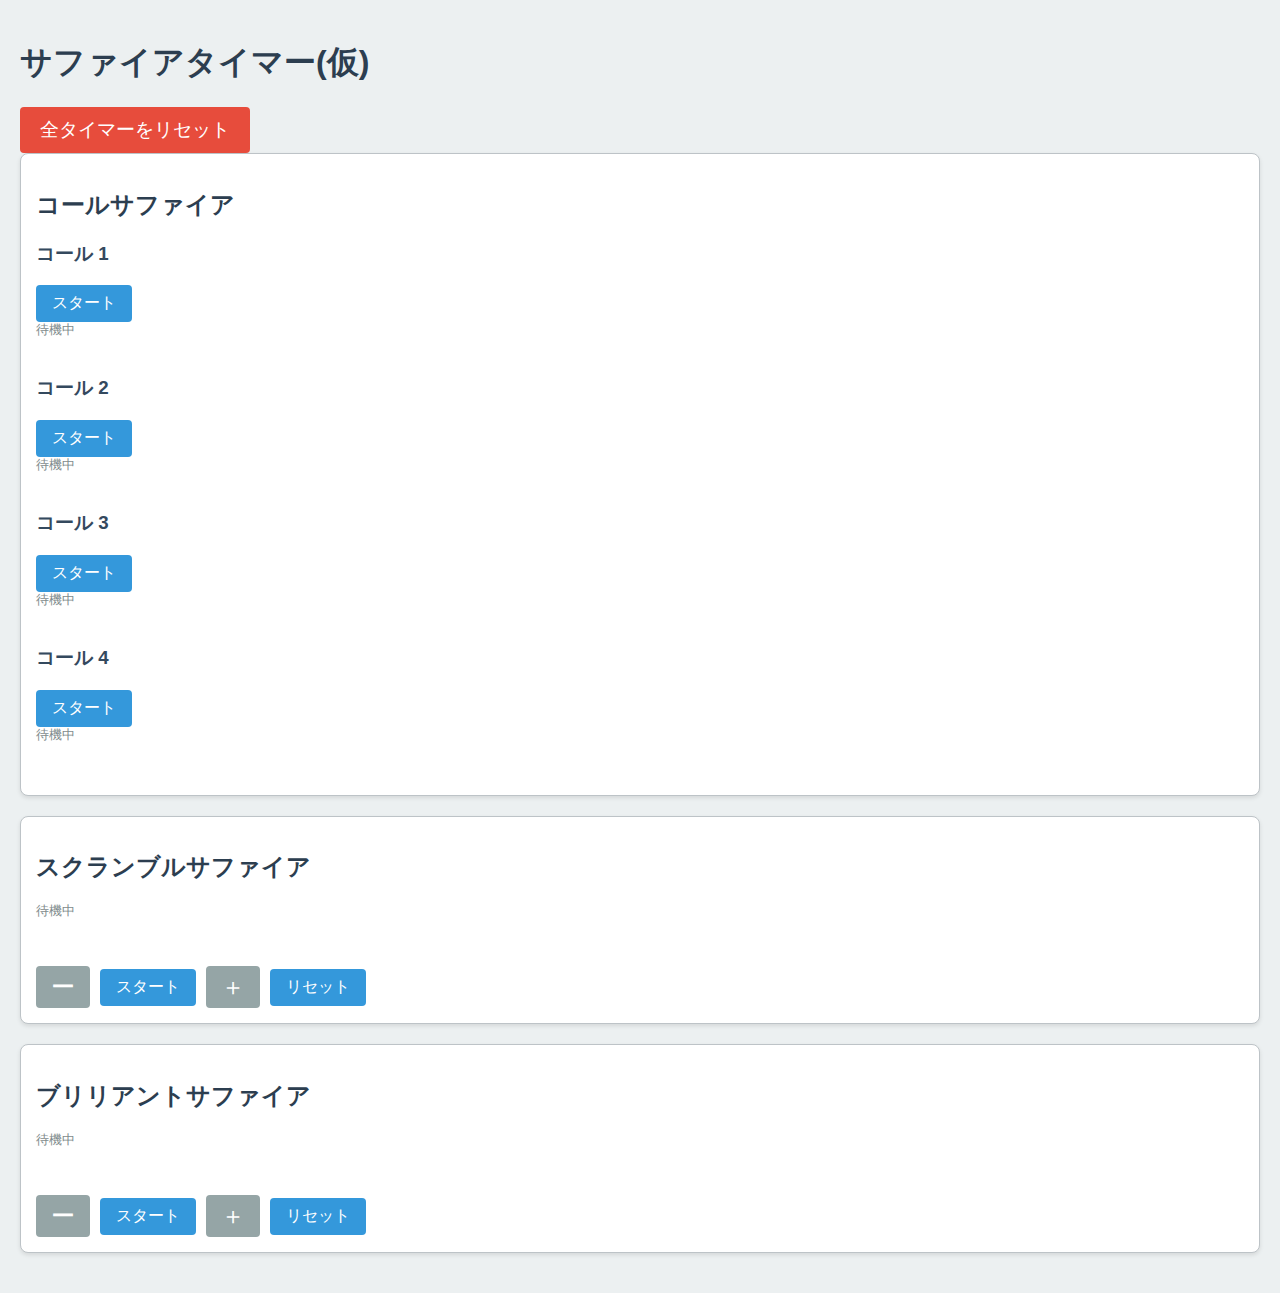
<file: index.html>
<!DOCTYPE html>
<html lang="ja">
<head>
    <meta charset="UTF-8">
    <meta name="viewport" content="width=device-width, initial-scale=1.0">
    <title>サファイアタイマー(仮)</title>
    <link rel="stylesheet" href="style.css"> </head>
<body>
    <h1>サファイアタイマー(仮)</h1>

    <div class="all-reset-container">
        <button class="all-reset-button" onclick="resetAllTimers()">全タイマーをリセット</button>
    </div>

    <div class="timer-section feature1-outer-section">
        <h2>コールサファイア</h2>

        <div class="feature1-item" id="timerSection1">
            <h3>コール 1</h3>
            <div class="timer-controls">
                <button onclick="startTimer1(1)">スタート</button>
            </div>
            <div class="current-status-group">
                <div class="current-status" id="status1"></div>
                <div class="next-beep-time" id="nextBeep1"></div>
            </div>
        </div>

        <div class="feature1-item" id="timerSection2">
            <h3>コール 2</h3>
            <div class="timer-controls">
                <button onclick="startTimer1(2)">スタート</button>
            </div>
            <div class="current-status-group">
                <div class="current-status" id="status2"></div>
                <div class="next-beep-time" id="nextBeep2"></div>
            </div>
        </div>

        <div class="feature1-item" id="timerSection3">
            <h3>コール 3</h3>
            <div class="timer-controls">
                <button onclick="startTimer1(3)">スタート</button>
            </div>
            <div class="current-status-group">
                <div class="current-status" id="status3"></div>
                <div class="next-beep-time" id="nextBeep3"></div>
            </div>
        </div>

        <div class="feature1-item" id="timerSection4">
            <h3>コール 4</h3>
            <div class="timer-controls">
                <button onclick="startTimer1(4)">スタート</button>
            </div>
            <div class="current-status-group">
                <div class="current-status" id="status4"></div>
                <div class="next-beep-time" id="nextBeep4"></div>
            </div>
        </div>
    </div> <div class="timer-section" id="timerSection6">
        <h2>スクランブルサファイア</h2>
        <div class="status-display-container">
            <div class="current-status" id="status6"></div>
            <div class="next-beep-time" id="nextBeep6"></div>
            <div class="adjustment-info" id="adjustmentInfo6"></div>
        </div>
        <div class="timer-controls">
            <button class="adjust-button" onclick="adjustTimer(6, -0.1)">ー</button>
            <button onclick="startTimer2(6)">スタート</button>
            <button class="adjust-button" onclick="adjustTimer(6, 0.1)">＋</button>
            <button class="reset" onclick="resetTimer(6)">リセット</button>
        </div>
    </div>

    <div class="timer-section" id="timerSection7">
        <h2>ブリリアントサファイア</h2>
        <div class="status-display-container">
            <div class="current-status" id="status7"></div>
            <div class="next-beep-time" id="nextBeep7"></div>
            <div class="adjustment-info" id="adjustmentInfo7"></div>
        </div>
        <div class="timer-controls">
            <button class="adjust-button" onclick="adjustTimer(7, -0.1)">ー</button>
            <button onclick="startTimer3(7)">スタート</button>
            <button class="adjust-button" onclick="adjustTimer(7, 0.1)">＋</button>
            <button class="reset" onclick="resetTimer(7)">リセット</button>
        </div>
    </div>

    <script>
        const timers = {
            1: { timeouts: [], intervals: [], startTime: null, nextBeepTimes: [], updateInterval: null, statusElement: null, nextBeepElement: null, sectionElement: null },
            2: { timeouts: [], intervals: [], startTime: null, nextBeepTimes: [], updateInterval: null, statusElement: null, nextBeepElement: null, sectionElement: null, adjustment: 0, adjustmentElement: null },
            3: { timeouts: [], intervals: [], startTime: null, nextBeepTimes: [], updateInterval: null, statusElement: null, nextBeepElement: null, sectionElement: null, adjustment: 0, adjustmentElement: null },
            4: { timeouts: [], intervals: [], startTime: null, nextBeepTimes: [], updateInterval: null, statusElement: null, nextBeepElement: null, sectionElement: null },
            6: { timeouts: [], intervals: [], startTime: null, nextBeepTimes: [], updateInterval: null, statusElement: null, nextBeepElement: null, sectionElement: null, adjustment: 0, adjustmentElement: null },
            7: { timeouts: [], intervals: [], startTime: null, nextBeepTimes: [], updateInterval: null, statusElement: null, nextBeepElement: null, sectionElement: null, adjustment: 0, adjustmentElement: null }
        };

        const ALL_TIMER_IDS = [1, 2, 3, 4, 6, 7];

        // 警告音を調整 (周波数を高く、短く)
        function playBeep() {
            try {
                const audioContext = new (window.AudioContext || window.webkitAudioContext)();
                const oscillator = audioContext.createOscillator();
                const gainNode = audioContext.createGain();

                oscillator.type = 'sine'; // 正弦波
                oscillator.frequency.setValueAtTime(880, audioContext.currentTime); // 周波数を880Hz (A5の音) に変更
                gainNode.gain.setValueAtTime(0.5, audioContext.currentTime); // 音量

                oscillator.connect(gainNode);
                gainNode.connect(audioContext.destination);

                oscillator.start(audioContext.currentTime);
                oscillator.stop(audioContext.currentTime + 0.08); // 0.08秒再生に短縮
            } catch (e) {
                console.error("音声の再生に失敗しました:", e);
            }
        }

        function resetTimer(timerId) {
            const timer = timers[timerId];
            if (!timer) return;

            timer.timeouts.forEach(timeoutId => clearTimeout(timeoutId));
            timer.intervals.forEach(intervalId => clearInterval(intervalId));
            if (timer.updateInterval) {
                clearInterval(timer.updateInterval);
            }

            timer.timeouts = [];
            timer.intervals = [];
            timer.startTime = null;
            timer.nextBeepTimes = [];
            timer.updateInterval = null;
            // adjustmentはリセットしない (累積させる)
            // if (timerId === 6 || timerId === 7) {
            //     timer.adjustment = 0; // 必要に応じてリセット
            // }

            updateStatus(timer.statusElement, '待機中', '#7f8c8d');
            updateNextBeepTime(timer.nextBeepElement, '', timerId);
            if (timer.adjustmentElement) {
                updateAdjustmentInfo(timer.adjustmentElement, timer.adjustment);
            }
            console.log(`機能${timerId}のタイマーがリセットされました。`);
        }

        function resetAllTimers() {
            ALL_TIMER_IDS.forEach(id => {
                const timer = timers[id];
                // 機能2と3のadjustmentはリセットしない
                if (id !== 6 && id !== 7) {
                     resetTimer(id);
                } else {
                     // 機能2と3は個別にリセット。adjustmentはそのまま
                     timer.timeouts.forEach(timeoutId => clearTimeout(timeoutId));
                     timer.intervals.forEach(intervalId => clearInterval(intervalId));
                     if (timer.updateInterval) {
                         clearInterval(timer.updateInterval);
                     }
                     timer.timeouts = [];
                     timer.intervals = [];
                     timer.startTime = null;
                     timer.nextBeepTimes = [];
                     timer.updateInterval = null;
                     updateStatus(timer.statusElement, '待機中', '#7f8c8d');
                     updateNextBeepTime(timer.nextBeepElement, '', id);
                     updateAdjustmentInfo(timer.adjustmentElement, timer.adjustment); // 調整値を再表示
                }
            });
            console.log('すべてのタイマーがリセットされました。');
        }

        function updateStatus(statusElement, message, color = '#3498db') {
            if (statusElement) {
                statusElement.textContent = message;
                statusElement.style.color = color;
            }
        }

        function updateNextBeepTime(element, nextBeepTimestamp, timerId) {
            if (!element) return;

            if (nextBeepTimestamp === '') {
                element.textContent = '';
                return;
            }

            const now = Date.now();
            let displayTime = '';
            let targetBeepTime = null;

            const allFutureBeeps = timers[timerId].nextBeepTimes.filter(t => t > now).sort((a,b) => a - b);

            if (timerId >= 1 && timerId <= 4) { // 機能1
                if (allFutureBeeps.length >= 2) {
                    targetBeepTime = allFutureBeeps[1];
                } else if (allFutureBeeps.length === 1) {
                    targetBeepTime = allFutureBeeps[0];
                }
            } else if (timerId === 6 || timerId === 7) { // 機能2, 3
                // adjustmentを考慮した110秒の基準点
                const initial110Beep = timers[timerId].startTime + (110 * 1000) + (timers[timerId].adjustment * 1000);

                if (now < initial110Beep && timers[timerId].startTime !== null) {
                    targetBeepTime = initial110Beep;
                } else {
                    if (allFutureBeeps.length >= 2) {
                        targetBeepTime = allFutureBeeps[1];
                    } else if (allFutureBeeps.length === 1) {
                        targetBeepTime = allFutureBeeps[0];
                    }
                }
            }

            if (targetBeepTime) {
                const remainingMs = targetBeepTime - now;
                const totalSeconds = Math.ceil(remainingMs / 1000);
                const minutes = Math.floor(totalSeconds / 60);
                const seconds = totalSeconds % 60;

                const formattedMinutes = String(minutes).padStart(2, '0');
                const formattedSeconds = String(seconds).padStart(2, '0');
                displayTime = `${formattedMinutes}:${formattedSeconds}`;

                if (remainingMs <= 0) {
                    displayTime = '00:00';
                    element.style.color = '#000000';
                } else {
                    element.style.color = '#000000';
                }
            } else {
                displayTime = '';
            }
            element.textContent = displayTime;
        }

        // 誤差調整表示を更新
        function updateAdjustmentInfo(element, value) {
            if (element) {
                if (value === 0) {
                    element.textContent = '';
                } else {
                    element.textContent = `誤差調整: ${value.toFixed(1)}s`;
                    element.style.color = (value > 0) ? '#e74c3c' : '#2ecc71'; // 赤または緑
                }
            }
        }

        // 誤差調整関数
        function adjustTimer(timerId, amount) {
            const timer = timers[timerId];
            if (!timer || (timerId !== 6 && timerId !== 7)) return;

            timer.adjustment = parseFloat((timer.adjustment + amount).toFixed(1)); // 0.1秒単位で調整、小数点以下1桁に丸める
            updateAdjustmentInfo(timer.adjustmentElement, timer.adjustment);
            console.log(`機能${timerId}の誤差調整: ${timer.adjustment.toFixed(1)}s`);

            // タイマーが実行中の場合、現在時刻を補正して再スケジュール
            if (timer.startTime !== null) {
                // 現在の進行中のタイムアウトとインターバルをクリア
                timer.timeouts.forEach(timeoutId => clearTimeout(timeoutId));
                timer.intervals.forEach(intervalId => clearInterval(intervalId));
                timer.timeouts = [];
                timer.intervals = [];

                // 現在の経過時間を計算 (調整前の基準で)
                const elapsedSinceOriginalStart = Date.now() - timer.startTime;

                if (timerId === 6) { // 機能2
                    const initialDuration = 110; // 初回完了までの基本時間（110秒）
                    const cycleDuration = 15; // 1サイクルごとの基本時間（15秒）
                    const beep1Offset = 10; // サイクル内の1つ目の音のオフセット
                    const beep2Offset = 15; // サイクル内の2つ目の音のオフセット

                    // 110秒到達前の調整
                    if (elapsedSinceOriginalStart < (initialDuration * 1000)) {
                        // 105秒の音のスケジュール
                        const target105ms = (105 * 1000) + (timer.adjustment * 1000);
                        const remainingTo105 = target105ms - elapsedSinceOriginalStart;
                        if (remainingTo105 > 0) {
                            timer.timeouts.push(setTimeout(() => {
                                playBeep();
                                updateStatus(timer.statusElement, '105秒経過！');
                                setTimeout(() => { updateStatus(timer.statusElement, ''); }, 1000);
                                console.log(`機能${timerId}: 105秒後に音が鳴りました。`);
                                timer.nextBeepTimes = timer.nextBeepTimes.filter(t => t > Date.now());
                            }, remainingTo105));
                        }

                        // 110秒の音のスケジュールとサイクル開始
                        const target110ms = (initialDuration * 1000) + (timer.adjustment * 1000);
                        const remainingTo110 = target110ms - elapsedSinceOriginalStart;
                        if (remainingTo110 > 0) {
                            timer.timeouts.push(setTimeout(() => {
                                playBeep();
                                updateStatus(timer.statusElement, '110秒経過！繰り返し開始。', '#3498db');
                                setTimeout(() => { updateStatus(timer.statusElement, ''); }, 1000);
                                console.log(`機能${timerId}: 110秒後に音が鳴りました。初回完了。`);
                                timer.nextBeepTimes = []; // 初回音は鳴り終わるのでクリア

                                // 最初のサイクル音をスケジュール
                                scheduleCycleBeeps(timerId, cycleDuration, beep1Offset, beep2Offset, timer.adjustment);

                                // 繰り返しインターバルを設定
                                const intervalId = setInterval(() => {
                                    scheduleCycleBeeps(timerId, cycleDuration, beep1Offset, beep2Offset, timer.adjustment);
                                }, (cycleDuration * 1000) + (timer.adjustment * 1000)); // インターバルも調整
                                timer.intervals.push(intervalId);
                            }, remainingTo110));
                        }

                        // nextBeepTimesも更新
                        timer.nextBeepTimes = [];
                        if (remainingTo105 > 0) timer.nextBeepTimes.push(Date.now() + remainingTo105);
                        if (remainingTo110 > 0) timer.nextBeepTimes.push(Date.now() + remainingTo110);
                        timer.nextBeepTimes.sort((a,b) => a - b);

                    } else {
                        // 110秒到達後の調整 (サイクル中の調整)
                        // 110秒経過時点からの相対時間
                        const elapsedSince110 = elapsedSinceOriginalStart - (initialDuration * 1000);
                        // 現在の調整値を考慮したサイクル時間
                        const adjustedCycleDurationMs = (cycleDuration * 1000) + (timer.adjustment * 1000);
                        // 現在のサイクル内の経過時間
                        const currentCycleElapsed = elapsedSince110 % adjustedCycleDurationMs;

                        // サイクル内の音のタイミングを調整値で補正
                        const adjustedBeep1OffsetMs = (beep1Offset * 1000) + (timer.adjustment * 1000);
                        const adjustedBeep2OffsetMs = (beep2Offset * 1000) + (timer.adjustment * 1000);

                        let nextBeepOffsetMs;
                        if (currentCycleElapsed < adjustedBeep1OffsetMs) {
                            // 1つ目の音がまだ鳴っていない場合
                            nextBeepOffsetMs = adjustedBeep1OffsetMs - currentCycleElapsed;
                        } else if (currentCycleElapsed < adjustedBeep2OffsetMs) {
                            // 2つ目の音がまだ鳴っていない場合
                            nextBeepOffsetMs = adjustedBeep2OffsetMs - currentCycleElapsed;
                        } else {
                            // 両方の音が鳴り終わっている場合、次のサイクルの1つ目の音まで
                            nextBeepOffsetMs = (adjustedCycleDurationMs - currentCycleElapsed) + adjustedBeep1OffsetMs;
                        }

                        // スケジュールを再設定
                        const scheduleFromNow = (offset, callback) => {
                            if (offset > 0) {
                                timer.timeouts.push(setTimeout(callback, offset));
                            } else {
                                // すでに過ぎている場合は即座に実行または次のサイクルに持ち越し
                                // ここでは単純化のため、過ぎていれば次のサイクルの対応する音の時間を計算
                            }
                        };

                        timer.nextBeepTimes = [];
                        const now = Date.now();

                        // 1つ目の音のスケジュール
                        const beep1AbsTime = now + nextBeepOffsetMs;
                        scheduleFromNow(nextBeepOffsetMs, () => {
                            playBeep();
                            updateStatus(timer.statusElement, `音1鳴動 (サイクルから${beep1Offset}秒)`);
                            setTimeout(() => { updateStatus(timer.statusElement, ''); }, 1000);
                            console.log(`機能${timerId}: サイクルから${beep1Offset}秒後に音が鳴りました。`);
                            timer.nextBeepTimes = timer.nextBeepTimes.filter(t => t > Date.now());
                        });
                        timer.nextBeepTimes.push(beep1AbsTime);


                        // 2つ目の音のスケジュール (1つ目の音がまだ鳴っていなければ)
                        if (currentCycleElapsed < adjustedBeep1OffsetMs) {
                            const beep2OffsetFromNow = nextBeepOffsetMs + (adjustedBeep2OffsetMs - adjustedBeep1OffsetMs);
                             const beep2AbsTime = now + beep2OffsetFromNow;
                             scheduleFromNow(beep2OffsetFromNow, () => {
                                playBeep();
                                updateStatus(timer.statusElement, `音2鳴動 (サイクルから${beep2Offset}秒)`);
                                setTimeout(() => { updateStatus(timer.statusElement, ''); }, 1000);
                                console.log(`機能${timerId}: サイクルから${beep2Offset}秒後に音が鳴りました。`);
                                timer.nextBeepTimes = timer.nextBeepTimes.filter(t => t > Date.now());
                            });
                            timer.nextBeepTimes.push(beep2AbsTime);
                        } else if (currentCycleElapsed < adjustedBeep2OffsetMs) {
                             // 1つ目の音は鳴ったが2つ目はまだの場合
                             const beep2OffsetFromNow = adjustedBeep2OffsetMs - currentCycleElapsed;
                             const beep2AbsTime = now + beep2OffsetFromNow;
                             scheduleFromNow(beep2OffsetFromNow, () => {
                                playBeep();
                                updateStatus(timer.statusElement, `音2鳴動 (サイクルから${beep2Offset}秒)`);
                                setTimeout(() => { updateStatus(timer.statusElement, ''); }, 1000);
                                console.log(`機能${timerId}: サイクルから${beep2Offset}秒後に音が鳴りました。`);
                                timer.nextBeepTimes = timer.nextBeepTimes.filter(t => t > Date.now());
                            });
                            timer.nextBeepTimes.push(beep2AbsTime);
                        } else {
                            // 両方鳴り終わっている場合は次のサイクルの2つ目の音もスケジュール
                            const beep2OffsetFromNextCycleStart = nextBeepOffsetMs + (adjustedBeep2OffsetMs - adjustedBeep1OffsetMs);
                            const beep2AbsTime = now + beep2OffsetFromNextCycleStart;
                            timer.nextBeepTimes.push(beep2AbsTime);
                        }

                        timer.nextBeepTimes.sort((a,b) => a - b);

                        // メインのインターバルを再設定
                        if (timer.updateInterval) clearInterval(timer.updateInterval);
                        timer.updateInterval = setInterval(() => {
                            updateNextBeepTime(timer.nextBeepElement, '', timerId); // 次の音の表示を更新
                        }, 1000);

                        // サイクルを再開
                        const intervalId = setInterval(() => {
                            scheduleCycleBeeps(timerId, cycleDuration, beep1Offset, beep2Offset, timer.adjustment);
                        }, adjustedCycleDurationMs);
                        timer.intervals.push(intervalId);
                    }

                } else if (timerId === 7) { // 機能3
                    const initialDuration = 110;
                    const cycleDuration = 12.6;
                    const beep1Offset = 7.6;
                    const beep2Offset = 12.6;

                    // 110秒到達前の調整
                    if (elapsedSinceOriginalStart < (initialDuration * 1000)) {
                        const target105ms = (105 * 1000) + (timer.adjustment * 1000);
                        const remainingTo105 = target105ms - elapsedSinceOriginalStart;
                        if (remainingTo105 > 0) {
                            timer.timeouts.push(setTimeout(() => {
                                playBeep();
                                updateStatus(timer.statusElement, '105秒経過！');
                                setTimeout(() => { updateStatus(timer.statusElement, ''); }, 1000);
                                console.log(`機能${timerId}: 105秒後に音が鳴りました。`);
                                timer.nextBeepTimes = timer.nextBeepTimes.filter(t => t > Date.now());
                            }, remainingTo105));
                        }

                        const target110ms = (initialDuration * 1000) + (timer.adjustment * 1000);
                        const remainingTo110 = target110ms - elapsedSinceOriginalStart;
                        if (remainingTo110 > 0) {
                            timer.timeouts.push(setTimeout(() => {
                                playBeep();
                                updateStatus(timer.statusElement, '110秒経過！繰り返し開始。', '#3498db');
                                setTimeout(() => { updateStatus(timer.statusElement, ''); }, 1000);
                                console.log(`機能${timerId}: 110秒後に音が鳴りました。初回完了。`);
                                timer.nextBeepTimes = [];

                                scheduleCycleBeeps(timerId, cycleDuration, beep1Offset, beep2Offset, timer.adjustment);

                                const intervalId = setInterval(() => {
                                    scheduleCycleBeeps(timerId, cycleDuration, beep1Offset, beep2Offset, timer.adjustment);
                                }, (cycleDuration * 1000) + (timer.adjustment * 1000));
                                timer.intervals.push(intervalId);
                            }, remainingTo110));
                        }

                        timer.nextBeepTimes = [];
                        if (remainingTo105 > 0) timer.nextBeepTimes.push(Date.now() + remainingTo105);
                        if (remainingTo110 > 0) timer.nextBeepTimes.push(Date.now() + remainingTo110);
                        timer.nextBeepTimes.sort((a,b) => a - b);

                    } else {
                        // 110秒到達後の調整 (サイクル中の調整)
                        const elapsedSince110 = elapsedSinceOriginalStart - (initialDuration * 1000);
                        const adjustedCycleDurationMs = (cycleDuration * 1000) + (timer.adjustment * 1000);
                        const currentCycleElapsed = elapsedSince110 % adjustedCycleDurationMs;

                        const adjustedBeep1OffsetMs = (beep1Offset * 1000) + (timer.adjustment * 1000);
                        const adjustedBeep2OffsetMs = (beep2Offset * 1000) + (timer.adjustment * 1000);

                        let nextBeepOffsetMs;
                        if (currentCycleElapsed < adjustedBeep1OffsetMs) {
                            nextBeepOffsetMs = adjustedBeep1OffsetMs - currentCycleElapsed;
                        } else if (currentCycleElapsed < adjustedBeep2OffsetMs) {
                            nextBeepOffsetMs = adjustedBeep2OffsetMs - currentCycleElapsed;
                        } else {
                            nextBeepOffsetMs = (adjustedCycleDurationMs - currentCycleElapsed) + adjustedBeep1OffsetMs;
                        }

                        const scheduleFromNow = (offset, callback) => {
                            if (offset > 0) {
                                timer.timeouts.push(setTimeout(callback, offset));
                            }
                        };

                        timer.nextBeepTimes = [];
                        const now = Date.now();

                        const beep1AbsTime = now + nextBeepOffsetMs;
                        scheduleFromNow(nextBeepOffsetMs, () => {
                            playBeep();
                            updateStatus(timer.statusElement, `音1鳴動 (サイクルから${beep1Offset}秒)`);
                            setTimeout(() => { updateStatus(timer.statusElement, ''); }, 1000);
                            console.log(`機能${timerId}: サイクルから${beep1Offset}秒後に音が鳴りました。`);
                            timer.nextBeepTimes = timer.nextBeepTimes.filter(t => t > Date.now());
                        });
                        timer.nextBeepTimes.push(beep1AbsTime);

                        if (currentCycleElapsed < adjustedBeep1OffsetMs) {
                            const beep2OffsetFromNow = nextBeepOffsetMs + (adjustedBeep2OffsetMs - adjustedBeep1OffsetMs);
                             const beep2AbsTime = now + beep2OffsetFromNow;
                             scheduleFromNow(beep2OffsetFromNow, () => {
                                playBeep();
                                updateStatus(timer.statusElement, `音2鳴動 (サイクルから${beep2Offset}秒)`);
                                setTimeout(() => { updateStatus(timer.statusElement, ''); }, 1000);
                                console.log(`機能${timerId}: サイクルから${beep2Offset}秒後に音が鳴りました。`);
                                timer.nextBeepTimes = timer.nextBeepTimes.filter(t => t > Date.now());
                            });
                            timer.nextBeepTimes.push(beep2AbsTime);
                        } else if (currentCycleElapsed < adjustedBeep2OffsetMs) {
                             const beep2OffsetFromNow = adjustedBeep2OffsetMs - currentCycleElapsed;
                             const beep2AbsTime = now + beep2OffsetFromNow;
                             scheduleFromNow(beep2OffsetFromNow, () => {
                                playBeep();
                                updateStatus(timer.statusElement, `音2鳴動 (サイクルから${beep2Offset}秒)`);
                                setTimeout(() => { updateStatus(timer.statusElement, ''); }, 1000);
                                console.log(`機能${timerId}: サイクルから${beep2Offset}秒後に音が鳴りました。`);
                                timer.nextBeepTimes = timer.nextBeepTimes.filter(t => t > Date.now());
                            });
                            timer.nextBeepTimes.push(beep2AbsTime);
                        } else {
                            const beep2OffsetFromNextCycleStart = nextBeepOffsetMs + (adjustedBeep2OffsetMs - adjustedBeep1OffsetMs);
                            const beep2AbsTime = now + beep2OffsetFromNextCycleStart;
                            timer.nextBeepTimes.push(beep2AbsTime);
                        }
                        timer.nextBeepTimes.sort((a,b) => a - b);


                        if (timer.updateInterval) clearInterval(timer.updateInterval);
                        timer.updateInterval = setInterval(() => {
                            updateNextBeepTime(timer.nextBeepElement, '', timerId);
                        }, 1000);

                        const intervalId = setInterval(() => {
                            scheduleCycleBeeps(timerId, cycleDuration, beep1Offset, beep2Offset, timer.adjustment);
                        }, adjustedCycleDurationMs);
                        timer.intervals.push(intervalId);
                    }
                }
            }
        }


        function startTimer1(timerId) {
            const timer = timers[timerId];
            timer.statusElement = document.getElementById(`status${timerId}`);
            timer.nextBeepElement = document.getElementById(`nextBeep${timerId}`);
            timer.sectionElement = document.getElementById(`timerSection${timerId}`);

            resetTimer(timerId);

            timer.startTime = Date.now();
            updateStatus(timer.statusElement, 'タイマーを開始しました。');
            setTimeout(() => { updateStatus(timer.statusElement, ''); }, 1000);

            const beep105Time = timer.startTime + (105 * 1000);
            const beep110Time = timer.startTime + (110 * 1000);
            timer.nextBeepTimes = [beep105Time, beep110Time].sort((a, b) => a - b);

            const timeout1 = setTimeout(() => {
                playBeep();
                updateStatus(timer.statusElement, '105秒経過！');
                setTimeout(() => { updateStatus(timer.statusElement, ''); }, 1000);
                console.log(`機能${timerId}: 105秒後に音が鳴りました。`);
                timer.nextBeepTimes = timer.nextBeepTimes.filter(t => t > Date.now());
            }, 105 * 1000);

            const timeout2 = setTimeout(() => {
                playBeep();
                updateStatus(timer.statusElement, '110秒経過！完了。', '#2ecc71');
                setTimeout(() => { updateStatus(timer.statusElement, ''); }, 1000);
                console.log(`機能${timerId}: 110秒後に音が鳴りました。`);
                timer.nextBeepTimes = timer.nextBeepTimes.filter(t => t > Date.now());
                if (timer.updateInterval) {
                     clearInterval(timer.updateInterval);
                     timer.updateInterval = null;
                }
            }, 110 * 1000);

            timer.timeouts.push(timeout1, timeout2);

            timer.updateInterval = setInterval(() => {
                const nextBeep = timer.nextBeepTimes.length > 0 ? timer.nextBeepTimes[0] : '';
                updateNextBeepTime(timer.nextBeepElement, nextBeep, timerId);
            }, 1000);
        }

        function scheduleCycleBeeps(timerId, cycleDuration, beep1Offset, beep2Offset, adjustment) {
            const timer = timers[timerId];
            const now = Date.now();
            const adjustedBeep1OffsetMs = (beep1Offset * 1000) + (adjustment * 1000);
            const adjustedBeep2OffsetMs = (beep2Offset * 1000) + (adjustment * 1000);

            const cycleBeep1Time = now + adjustedBeep1OffsetMs;
            const cycleBeep2Time = now + adjustedBeep2OffsetMs;

            timer.nextBeepTimes.push(cycleBeep1Time, cycleBeep2Time);
            timer.nextBeepTimes.sort((a, b) => a - b);

            const cycleTimeout1 = setTimeout(() => {
                playBeep();
                updateStatus(timer.statusElement, `音1鳴動 (サイクルから${beep1Offset}秒)`, '#f39c12');
                setTimeout(() => { updateStatus(timer.statusElement, ''); }, 1000);
                console.log(`機能${timerId}: サイクルから${beep1Offset}秒後に音が鳴りました。`);
                timer.nextBeepTimes = timer.nextBeepTimes.filter(t => t > Date.now());
            }, adjustedBeep1OffsetMs);

            const cycleTimeout2 = setTimeout(() => {
                playBeep();
                updateStatus(timer.statusElement, `音2鳴動 (サイクルから${beep2Offset}秒)`, '#f39c12');
                setTimeout(() => { updateStatus(timer.statusElement, ''); }, 1000);
                console.log(`機能${timerId}: サイクルから${beep2Offset}秒後に音が鳴りました。`);
                timer.nextBeepTimes = timer.nextBeepTimes.filter(t => t > Date.now());
            }, adjustedBeep2OffsetMs);
            timer.timeouts.push(cycleTimeout1, cycleTimeout2);
        }


        function startTimer2(timerId) {
            const timer = timers[timerId];
            timer.statusElement = document.getElementById(`status${timerId}`);
            timer.nextBeepElement = document.getElementById(`nextBeep${timerId}`);
            timer.sectionElement = document.getElementById(`timerSection${timerId}`);
            timer.adjustmentElement = document.getElementById(`adjustmentInfo${timerId}`);

            resetTimer(timerId); // これでadjustmentはリセットされない

            timer.startTime = Date.now();
            updateStatus(timer.statusElement, 'タイマーを開始しました。');
            setTimeout(() => { updateStatus(timer.statusElement, ''); }, 1000);

            // 初期タイマーのタイミングに調整値を適用
            const initialBeep105Time = timer.startTime + (105 * 1000) + (timer.adjustment * 1000);
            const initialBeep110Time = timer.startTime + (110 * 1000) + (timer.adjustment * 1000);
            timer.nextBeepTimes = [initialBeep105Time, initialBeep110Time].sort((a, b) => a - b);

            const initialTimeout1 = setTimeout(() => {
                playBeep();
                updateStatus(timer.statusElement, '105秒経過！', '#3498db');
                setTimeout(() => { updateStatus(timer.statusElement, ''); }, 1000);
                console.log(`機能${timerId}: 105秒後に音が鳴りました。`);
                timer.nextBeepTimes = timer.nextBeepTimes.filter(t => t > Date.now());
            }, initialBeep105Time - Date.now()); // 現在時刻からの相対時間

            const initialTimeout2 = setTimeout(() => {
                playBeep();
                updateStatus(timer.statusElement, '110秒経過！繰り返し開始。', '#3498db');
                setTimeout(() => { updateStatus(timer.statusElement, ''); }, 1000);
                console.log(`機能${timerId}: 110秒後に音が鳴りました。初回完了。`);
                timer.nextBeepTimes = timer.nextBeepTimes.filter(t => t > Date.now());

                const cycleDuration = 15;
                const beep1Offset = 10;
                const beep2Offset = 15;
                scheduleCycleBeeps(timerId, cycleDuration, beep1Offset, beep2Offset, timer.adjustment);

                const intervalId = setInterval(() => {
                    scheduleCycleBeeps(timerId, cycleDuration, beep1Offset, beep2Offset, timer.adjustment);
                }, (cycleDuration * 1000) + (timer.adjustment * 1000)); // インターバルにも調整値を適用
                timer.intervals.push(intervalId);

            }, initialBeep110Time - Date.now()); // 現在時刻からの相対時間

            timer.timeouts.push(initialTimeout1, initialTimeout2);

            timer.updateInterval = setInterval(() => {
                const nextBeep = timer.nextBeepTimes.length > 0 ? timer.nextBeepTimes[0] : '';
                updateNextBeepTime(timer.nextBeepElement, nextBeep, timerId);
            }, 1000);

            updateAdjustmentInfo(timer.adjustmentElement, timer.adjustment);
        }

        function startTimer3(timerId) {
            const timer = timers[timerId];
            timer.statusElement = document.getElementById(`status${timerId}`);
            timer.nextBeepElement = document.getElementById(`nextBeep${timerId}`);
            timer.sectionElement = document.getElementById(`timerSection${timerId}`);
            timer.adjustmentElement = document.getElementById(`adjustmentInfo${timerId}`);

            resetTimer(timerId);

            timer.startTime = Date.now();
            updateStatus(timer.statusElement, 'タイマーを開始しました。');
            setTimeout(() => { updateStatus(timer.statusElement, ''); }, 1000);

            // 初期タイマーのタイミングに調整値を適用
            const initialBeep105Time = timer.startTime + (105 * 1000) + (timer.adjustment * 1000);
            const initialBeep110Time = timer.startTime + (110 * 1000) + (timer.adjustment * 1000);
            timer.nextBeepTimes = [initialBeep105Time, initialBeep110Time].sort((a, b) => a - b);

            const initialTimeout1 = setTimeout(() => {
                playBeep();
                updateStatus(timer.statusElement, '105秒経過！', '#3498db');
                setTimeout(() => { updateStatus(timer.statusElement, ''); }, 1000);
                console.log(`機能${timerId}: 105秒後に音が鳴りました。`);
                timer.nextBeepTimes = timer.nextBeepTimes.filter(t => t > Date.now());
            }, initialBeep105Time - Date.now());

            const initialTimeout2 = setTimeout(() => {
                playBeep();
                updateStatus(timer.statusElement, '110秒経過！繰り返し開始。', '#3498db');
                setTimeout(() => { updateStatus(timer.statusElement, ''); }, 1000);
                console.log(`機能${timerId}: 110秒後に音が鳴りました。初回完了。`);
                timer.nextBeepTimes = timer.nextBeepTimes.filter(t => t > Date.now());

                const cycleDuration = 12.6;
                const beep1Offset = 7.6;
                const beep2Offset = 12.6;
                scheduleCycleBeeps(timerId, cycleDuration, beep1Offset, beep2Offset, timer.adjustment);

                const intervalId = setInterval(() => {
                    scheduleCycleBeeps(timerId, cycleDuration, beep1Offset, beep2Offset, timer.adjustment);
                }, (cycleDuration * 1000) + (timer.adjustment * 1000));
                timer.intervals.push(intervalId);

            }, initialBeep110Time - Date.now());

            timer.timeouts.push(initialTimeout1, initialTimeout2);

            timer.updateInterval = setInterval(() => {
                const nextBeep = timer.nextBeepTimes.length > 0 ? timer.nextBeepTimes[0] : '';
                updateNextBeepTime(timer.nextBeepElement, nextBeep, timerId);
            }, 1000);

            updateAdjustmentInfo(timer.adjustmentElement, timer.adjustment);
        }


        // ページロード時に全てのタイマーの表示を初期化
        document.addEventListener('DOMContentLoaded', () => {
            ALL_TIMER_IDS.forEach(i => {
                const section = document.getElementById(`timerSection${i}`);
                if (section) {
                    if (i >= 1 && i <= 4) {
                        timers[i].statusElement = section.querySelector('.current-status');
                        timers[i].nextBeepElement = section.querySelector('.next-beep-time');
                    } else { // 機能2と3
                        const displayContainer = section.querySelector('.status-display-container');
                        timers[i].statusElement = displayContainer.querySelector('.current-status');
                        timers[i].nextBeepElement = displayContainer.querySelector('.next-beep-time');
                        timers[i].adjustmentElement = displayContainer.querySelector('.adjustment-info');
                    }
                    timers[i].sectionElement = section;
                    resetTimer(i);
                }
            });
        });
    </script>
</body>
</html>
</file>
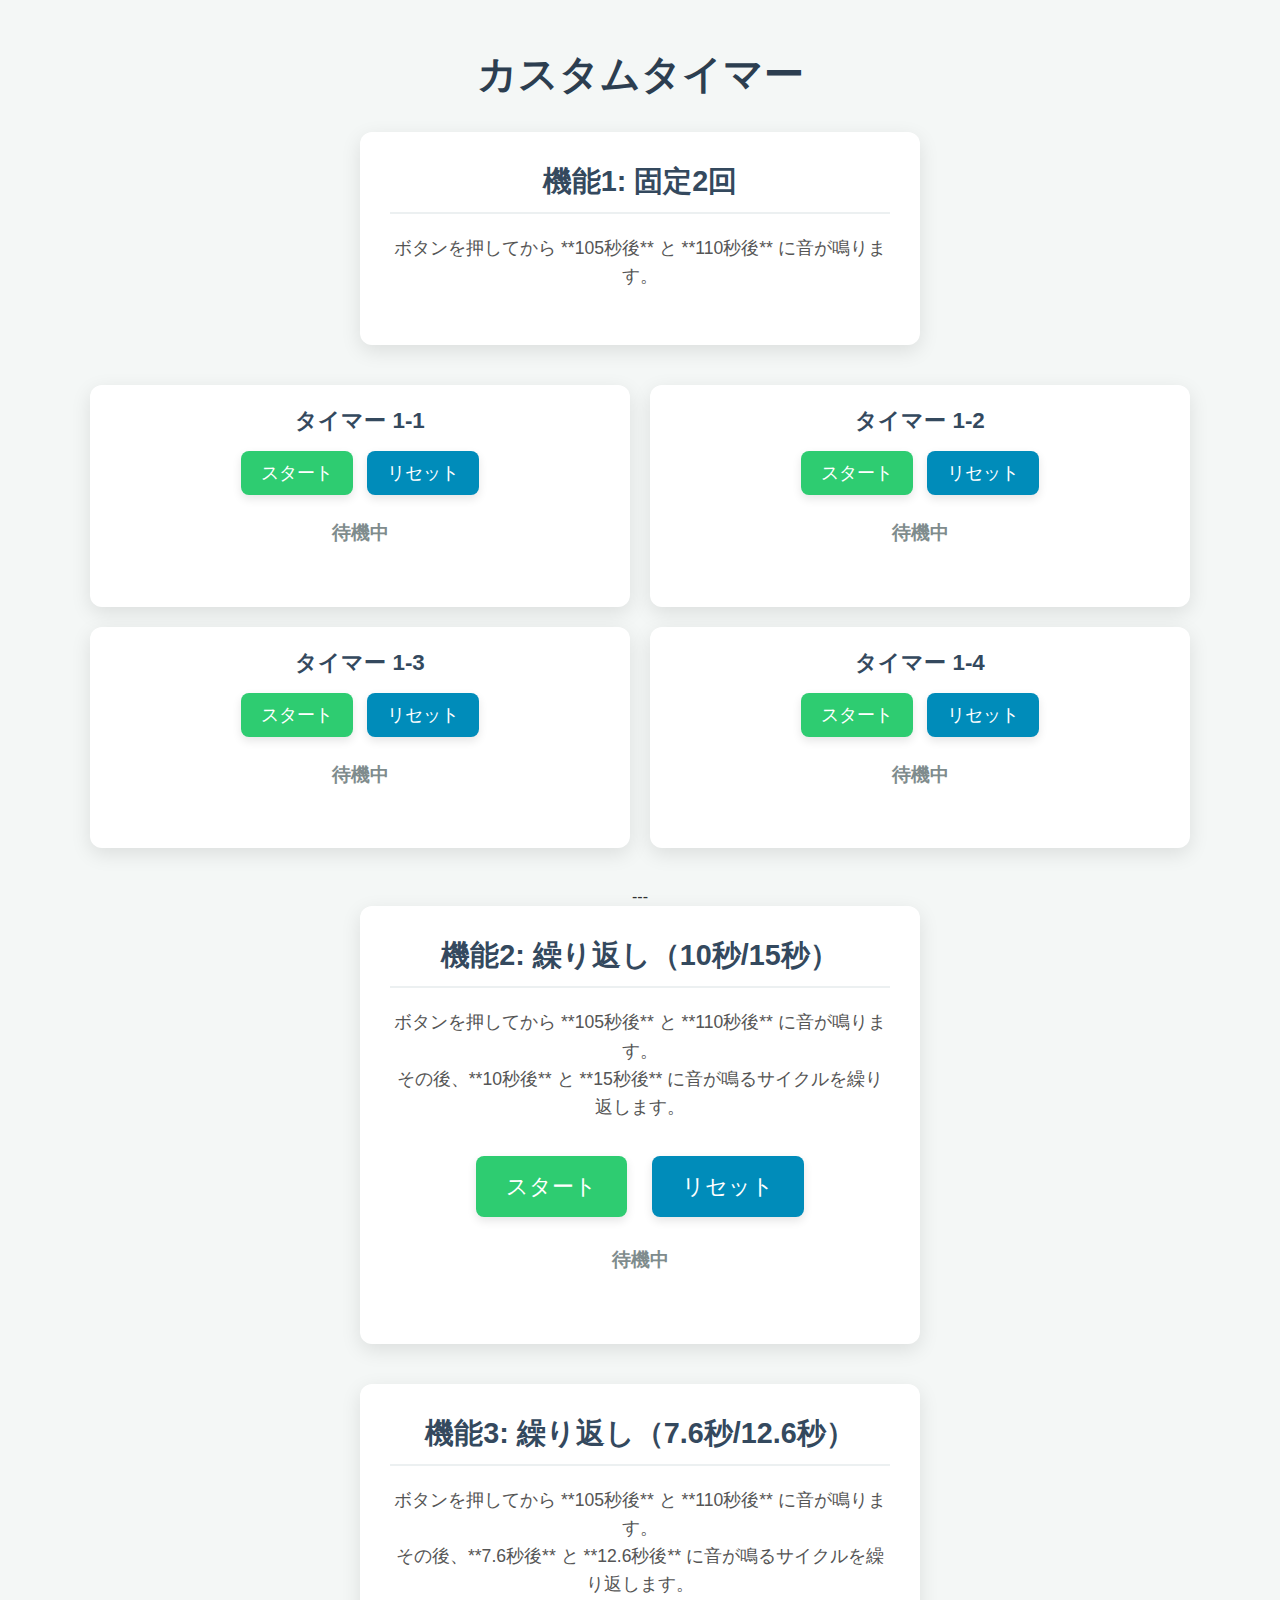
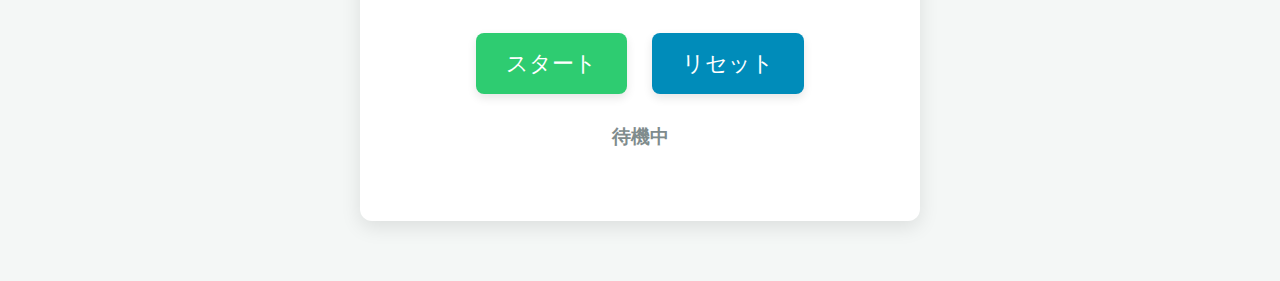
<file: timer_20250804.html>
<!DOCTYPE html>
<html lang="ja">
<head>
    <meta charset="UTF-8">
    <meta name="viewport" content="width=device-width, initial-scale=1.0">
    <title>カスタムタイマー</title>
    <style>
        body {
            font-family: 'Segoe UI', Tahoma, Geneva, Verdana, sans-serif;
            display: flex;
            flex-direction: column;
            align-items: center;
            justify-content: center;
            min-height: 100vh;
            margin: 0;
            background-color: #f4f7f6;
            color: #333;
            padding: 20px;
            box-sizing: border-box;
        }

        h1 {
            color: #2c3e50;
            margin-bottom: 30px;
            font-size: 2.5em;
            text-align: center;
        }

        /* --- タイマーセクション共通スタイル --- */
        .timer-section {
            background-color: #ffffff;
            border-radius: 12px;
            box-shadow: 0 6px 20px rgba(0, 0, 0, 0.1);
            padding: 30px;
            margin-bottom: 40px;
            width: 100%;
            max-width: 500px; /* 通常のセクションの最大幅 */
            text-align: center;
        }

        .timer-section h2 {
            color: #34495e;
            margin-top: 0;
            margin-bottom: 20px;
            font-size: 1.8em;
            border-bottom: 2px solid #ecf0f1;
            padding-bottom: 10px;
        }

        .timer-info {
            font-size: 1.1em;
            margin-bottom: 25px;
            line-height: 1.6;
            color: #555;
        }

        .timer-controls button {
            background-color: #2ecc71; /* Green for start */
            color: white;
            border: none;
            border-radius: 8px;
            padding: 15px 30px;
            font-size: 1.4em;
            cursor: pointer;
            transition: background-color 0.3s ease, transform 0.2s ease;
            margin: 10px;
            min-width: 120px;
            box-shadow: 0 4px 10px rgba(0, 0, 0, 0.1);
        }

        .timer-controls button:hover {
            background-color: #27ae60;
            transform: translateY(-2px);
        }

        .timer-controls button:active {
            transform: translateY(0);
            box-shadow: 0 2px 5px rgba(0, 0, 0, 0.1);
        }

        .timer-controls button.reset {
            background-color: #008CBA; /* Blue for reset */
        }

        .timer-controls button.reset:hover {
            background-color: #007bb5;
        }

        .current-status {
            margin-top: 20px;
            font-size: 1.2em;
            font-weight: bold;
            color: #3498db;
            min-height: 1.5em; /* Layout stability */
        }

        .next-beep-time {
            margin-top: 15px;
            font-size: 1.1em;
            color: #7f8c8d; /* Grayish blue */
            min-height: 1.3em;
        }

        /* --- 機能1の複数タイマー用コンテナ --- */
        .feature1-container {
            display: flex;
            flex-wrap: wrap; /* 画面幅が狭い場合に折り返す */
            justify-content: center;
            gap: 20px; /* タイマー間のスペース */
            margin-bottom: 40px;
            width: 100%;
            max-width: 1100px; /* 複数のタイマーを横並びにするための最大幅 */
        }

        /* 機能1個別のタイマーセクションのスタイル */
        .feature1-container .timer-section {
            flex: 1 1 calc(33.333% - 20px); /* 3列表示の基本 */
            min-width: 280px; /* 狭い画面での最小幅 */
            margin-bottom: 0; /* 親コンテナで管理 */
            padding: 20px; /* 少し小さめに */
        }

        .feature1-container .timer-section h2 {
            font-size: 1.4em; /* 小さめのタイトル */
            margin-bottom: 10px;
            border-bottom: none; /* 下線を削除 */
            padding-bottom: 0;
        }

        .feature1-container .timer-section .timer-info {
            display: none; /* 個別の説明は非表示 */
        }

        .feature1-container .timer-section .timer-controls button {
            padding: 10px 20px;
            font-size: 1.1em;
            margin: 5px;
            min-width: 100px;
        }

        /* --- レスポンシブ調整 --- */
        @media (max-width: 1000px) {
            .feature1-container .timer-section {
                flex: 1 1 calc(50% - 20px); /* 2列表示 */
            }
        }

        @media (max-width: 600px) {
            h1 {
                font-size: 2em;
            }
            .timer-section {
                padding: 20px;
            }
            .timer-section h2 {
                font-size: 1.5em;
            }
            .timer-controls button {
                padding: 12px 25px;
                font-size: 1.2em;
                margin: 8px;
            }
            /* スマホでは1列表示 */
            .feature1-container .timer-section {
                flex: 1 1 100%; /* 1列表示 */
            }
        }
    </style>
</head>
<body>
    <h1>カスタムタイマー</h1>

    <div class="timer-section">
        <h2>機能1: 固定2回</h2>
        <p class="timer-info">ボタンを押してから **105秒後** と **110秒後** に音が鳴ります。</p>
    </div>

    <div class="feature1-container">
        <div class="timer-section" id="timerSection1">
            <h2>タイマー 1-1</h2>
            <div class="timer-controls">
                <button onclick="startTimer1(1)">スタート</button>
                <button class="reset" onclick="resetTimer(1)">リセット</button>
            </div>
            <div class="current-status" id="status1"></div>
            <div class="next-beep-time" id="nextBeep1"></div>
        </div>

        <div class="timer-section" id="timerSection2">
            <h2>タイマー 1-2</h2>
            <div class="timer-controls">
                <button onclick="startTimer1(2)">スタート</button>
                <button class="reset" onclick="resetTimer(2)">リセット</button>
            </div>
            <div class="current-status" id="status2"></div>
            <div class="next-beep-time" id="nextBeep2"></div>
        </div>

        <div class="timer-section" id="timerSection3">
            <h2>タイマー 1-3</h2>
            <div class="timer-controls">
                <button onclick="startTimer1(3)">スタート</button>
                <button class="reset" onclick="resetTimer(3)">リセット</button>
            </div>
            <div class="current-status" id="status3"></div>
            <div class="next-beep-time" id="nextBeep3"></div>
        </div>

        <div class="timer-section" id="timerSection4">
            <h2>タイマー 1-4</h2>
            <div class="timer-controls">
                <button onclick="startTimer1(4)">スタート</button>
                <button class="reset" onclick="resetTimer(4)">リセット</button>
            </div>
            <div class="current-status" id="status4"></div>
            <div class="next-beep-time" id="nextBeep4"></div>
        </div>
    </div> ---

    <div class="timer-section" id="timerSection6">
        <h2>機能2: 繰り返し（10秒/15秒）</h2>
        <p class="timer-info">ボタンを押してから **105秒後** と **110秒後** に音が鳴ります。<br>その後、**10秒後** と **15秒後** に音が鳴るサイクルを繰り返します。</p>
        <div class="timer-controls">
            <button onclick="startTimer2(6)">スタート</button>
            <button class="reset" onclick="resetTimer(6)">リセット</button>
        </div>
        <div class="current-status" id="status6"></div>
        <div class="next-beep-time" id="nextBeep6"></div>
    </div>

    <div class="timer-section" id="timerSection7">
        <h2>機能3: 繰り返し（7.6秒/12.6秒）</h2>
        <p class="timer-info">ボタンを押してから **105秒後** と **110秒後** に音が鳴ります。<br>その後、**7.6秒後** と **12.6秒後** に音が鳴るサイクルを繰り返します。</p>
        <div class="timer-controls">
            <button onclick="startTimer3(7)">スタート</button>
            <button class="reset" onclick="resetTimer(7)">リセット</button>
        </div>
        <div class="current-status" id="status7"></div>
        <div class="next-beep-time" id="nextBeep7"></div>
    </div>

    <script>
        // 各タイマーの状態を管理するオブジェクト
        // 機能1はID 1～4、機能2はID 6、機能3はID 7とする
        const timers = {
            1: { timeouts: [], intervals: [], startTime: null, nextBeepTimes: [], updateInterval: null, statusElement: null, nextBeepElement: null, sectionElement: null },
            2: { timeouts: [], intervals: [], startTime: null, nextBeepTimes: [], updateInterval: null, statusElement: null, nextBeepElement: null, sectionElement: null },
            3: { timeouts: [], intervals: [], startTime: null, nextBeepTimes: [], updateInterval: null, statusElement: null, nextBeepElement: null, sectionElement: null },
            4: { timeouts: [], intervals: [], startTime: null, nextBeepTimes: [], updateInterval: null, statusElement: null, nextBeepElement: null, sectionElement: null },
            // タイマー1-5を削除したため、5の行は不要になります
            6: { timeouts: [], intervals: [], startTime: null, nextBeepTimes: [], updateInterval: null, statusElement: null, nextBeepElement: null, sectionElement: null },
            7: { timeouts: [], intervals: [], startTime: null, nextBeepTimes: [], updateInterval: null, statusElement: null, nextBeepElement: null, sectionElement: null }
        };

        function playBeep() {
            try {
                const audioContext = new (window.AudioContext || window.webkitAudioContext)();
                const oscillator = audioContext.createOscillator();
                const gainNode = audioContext.createGain();

                oscillator.type = 'sine';
                oscillator.frequency.setValueAtTime(440, audioContext.currentTime);
                gainNode.gain.setValueAtTime(0.5, audioContext.currentTime);

                oscillator.connect(gainNode);
                gainNode.connect(audioContext.destination);

                oscillator.start(audioContext.currentTime);
                oscillator.stop(audioContext.currentTime + 0.1);
            } catch (e) {
                console.error("音声の再生に失敗しました:", e);
            }
        }

        function resetTimer(timerId) {
            const timer = timers[timerId];
            if (!timer) return;

            timer.timeouts.forEach(timeoutId => clearTimeout(timeoutId));
            timer.intervals.forEach(intervalId => clearInterval(intervalId));
            if (timer.updateInterval) {
                clearInterval(timer.updateInterval);
            }

            timer.timeouts = [];
            timer.intervals = [];
            timer.startTime = null;
            timer.nextBeepTimes = [];
            timer.updateInterval = null;

            updateStatus(timer.statusElement, '待機中', '#7f8c8d');
            updateNextBeepTime(timer.nextBeepElement, '');
            console.log(`機能${timerId}のタイマーがリセットされました。`);
        }

        function updateStatus(statusElement, message, color = '#3498db') {
            if (statusElement) {
                statusElement.textContent = message;
                statusElement.style.color = color;
            }
        }

        function updateNextBeepTime(element, nextBeepTimestamp) {
            if (!element) return;

            if (nextBeepTimestamp === '') {
                element.textContent = '';
                return;
            }

            const now = Date.now();
            const remainingMs = nextBeepTimestamp - now;

            if (remainingMs <= 0) {
                element.textContent = '次の音: すぐ';
            } else {
                const remainingSec = Math.ceil(remainingMs / 1000);
                element.textContent = `次の音まで: ${remainingSec}秒`;
            }
        }

        // --- 機能1 (共通ロジック): 固定2回 ---
        function startTimer1(timerId) {
            const timer = timers[timerId];
            timer.statusElement = document.getElementById(`status${timerId}`);
            timer.nextBeepElement = document.getElementById(`nextBeep${timerId}`);
            timer.sectionElement = document.getElementById(`timerSection${timerId}`);

            resetTimer(timerId);

            timer.startTime = Date.now();
            updateStatus(timer.statusElement, 'タイマーを開始しました。');

            const beep1Time = timer.startTime + (105 * 1000);
            const beep2Time = timer.startTime + (110 * 1000);
            timer.nextBeepTimes = [beep1Time, beep2Time].sort((a, b) => a - b);

            const timeout1 = setTimeout(() => {
                playBeep();
                updateStatus(timer.statusElement, '105秒経過！');
                console.log(`機能${timerId}: 105秒後に音が鳴りました。`);
                timer.nextBeepTimes = timer.nextBeepTimes.filter(t => t > Date.now());
            }, 105 * 1000);

            const timeout2 = setTimeout(() => {
                playBeep();
                updateStatus(timer.statusElement, '110秒経過！完了。', '#2ecc71');
                console.log(`機能${timerId}: 110秒後に音が鳴りました。`);
                timer.nextBeepTimes = timer.nextBeepTimes.filter(t => t > Date.now());
                if (timer.updateInterval) {
                     clearInterval(timer.updateInterval);
                     timer.updateInterval = null;
                }
            }, 110 * 1000);

            timer.timeouts.push(timeout1, timeout2);

            timer.updateInterval = setInterval(() => {
                const nextBeep = timer.nextBeepTimes[0];
                updateNextBeepTime(timer.nextBeepElement, nextBeep || '');
                if (timer.nextBeepTimes.length === 0 && timer.timeouts.every(t => !t)) {
                    clearInterval(timer.updateInterval);
                    timer.updateInterval = null;
                    updateNextBeepTime(timer.nextBeepElement, '');
                }
            }, 1000);
        }

        function startTimer2(timerId) {
            const timer = timers[timerId];
            timer.statusElement = document.getElementById(`status${timerId}`);
            timer.nextBeepElement = document.getElementById(`nextBeep${timerId}`);
            timer.sectionElement = document.getElementById(`timerSection${timerId}`);

            resetTimer(timerId);

            timer.startTime = Date.now();
            updateStatus(timer.statusElement, 'タイマーを開始しました。');

            const initialBeep1Time = timer.startTime + (105 * 1000);
            const initialBeep2Time = timer.startTime + (110 * 1000);
            timer.nextBeepTimes = [initialBeep1Time, initialBeep2Time].sort((a, b) => a - b);

            const playCycleBeeps = () => {
                const currentCycleStartTime = Date.now();
                const cycleBeep1Time = currentCycleStartTime + (10 * 1000);
                const cycleBeep2Time = currentCycleStartTime + (15 * 1000);

                timer.nextBeepTimes.push(cycleBeep1Time, cycleBeep2Time);
                timer.nextBeepTimes.sort((a, b) => a - b);

                const cycleTimeout1 = setTimeout(() => {
                    playBeep();
                    updateStatus(timer.statusElement, `音1鳴動 (サイクル開始から10秒)`, '#f39c12');
                    console.log(`機能${timerId}: サイクルから10秒後に音が鳴りました。`);
                    timer.nextBeepTimes = timer.nextBeepTimes.filter(t => t > Date.now());
                }, 10 * 1000);

                const cycleTimeout2 = setTimeout(() => {
                    playBeep();
                    updateStatus(timer.statusElement, `音2鳴動 (サイクル開始から15秒)`, '#f39c12');
                    console.log(`機能${timerId}: サイクルから15秒後に音が鳴りました。`);
                    timer.nextBeepTimes = timer.nextBeepTimes.filter(t => t > Date.now());
                }, 15 * 1000);
                timer.timeouts.push(cycleTimeout1, cycleTimeout2);
            };

            const initialTimeout1 = setTimeout(() => {
                playBeep();
                updateStatus(timer.statusElement, '105秒経過！', '#3498db');
                console.log(`機能${timerId}: 105秒後に音が鳴りました。`);
                timer.nextBeepTimes = timer.nextBeepTimes.filter(t => t > Date.now());
            }, 105 * 1000);

            const initialTimeout2 = setTimeout(() => {
                playBeep();
                updateStatus(timer.statusElement, '110秒経過！繰り返し開始。', '#3498db');
                console.log(`機能${timerId}: 110秒後に音が鳴りました。初回完了。`);
                timer.nextBeepTimes = timer.nextBeepTimes.filter(t => t > Date.now());

                playCycleBeeps();

                const intervalId = setInterval(() => {
                    playCycleBeeps();
                }, 15 * 1000);
                timer.intervals.push(intervalId);

            }, 110 * 1000);

            timer.timeouts.push(initialTimeout1, initialTimeout2);

            timer.updateInterval = setInterval(() => {
                const nextBeep = timer.nextBeepTimes[0];
                updateNextBeepTime(timer.nextBeepElement, nextBeep || '');
            }, 1000);
        }

        function startTimer3(timerId) {
            const timer = timers[timerId];
            timer.statusElement = document.getElementById(`status${timerId}`);
            timer.nextBeepElement = document.getElementById(`nextBeep${timerId}`);
            timer.sectionElement = document.getElementById(`timerSection${timerId}`);

            resetTimer(timerId);

            timer.startTime = Date.now();
            updateStatus(timer.statusElement, 'タイマーを開始しました。');

            const initialBeep1Time = timer.startTime + (105 * 1000);
            const initialBeep2Time = timer.startTime + (110 * 1000);
            timer.nextBeepTimes = [initialBeep1Time, initialBeep2Time].sort((a, b) => a - b);

            const playCycleBeeps = () => {
                const currentCycleStartTime = Date.now();
                const cycleBeep1Time = currentCycleStartTime + (7.6 * 1000);
                const cycleBeep2Time = currentCycleStartTime + (12.6 * 1000);

                timer.nextBeepTimes.push(cycleBeep1Time, cycleBeep2Time);
                timer.nextBeepTimes.sort((a, b) => a - b);

                const cycleTimeout1 = setTimeout(() => {
                    playBeep();
                    updateStatus(timer.statusElement, `音1鳴動 (サイクル開始から7.6秒)`, '#f39c12');
                    console.log(`機能${timerId}: サイクルから7.6秒後に音が鳴りました。`);
                    timer.nextBeepTimes = timer.nextBeepTimes.filter(t => t > Date.now());
                }, 7.6 * 1000);

                const cycleTimeout2 = setTimeout(() => {
                    playBeep();
                    updateStatus(timer.statusElement, `音2鳴動 (サイクル開始から12.6秒)`, '#f39c12');
                    console.log(`機能${timerId}: サイクルから12.6秒後に音が鳴りました。`);
                    timer.nextBeepTimes = timer.nextBeepTimes.filter(t => t > Date.now());
                }, 12.6 * 1000);
                timer.timeouts.push(cycleTimeout1, cycleTimeout2);
            };

            const initialTimeout1 = setTimeout(() => {
                playBeep();
                updateStatus(timer.statusElement, '105秒経過！', '#3498db');
                console.log(`機能${timerId}: 105秒後に音が鳴りました。`);
                timer.nextBeepTimes = timer.nextBeepTimes.filter(t => t > Date.now());
            }, 105 * 1000);

            const initialTimeout2 = setTimeout(() => {
                playBeep();
                updateStatus(timer.statusElement, '110秒経過！繰り返し開始。', '#3498db');
                console.log(`機能${timerId}: 110秒後に音が鳴りました。初回完了。`);
                timer.nextBeepTimes = timer.nextBeepTimes.filter(t => t > Date.now());

                playCycleBeeps();

                const intervalId = setInterval(() => {
                    playCycleBeeps();
                }, 12.6 * 1000);
                timer.intervals.push(intervalId);

            }, 110 * 1000);

            timer.timeouts.push(initialTimeout1, initialTimeout2);

            timer.updateInterval = setInterval(() => {
                const nextBeep = timer.nextBeepTimes[0];
                updateNextBeepTime(timer.nextBeepElement, nextBeep || '');
            }, 1000);
        }

        // ページロード時に全てのタイマーの表示を初期化
        document.addEventListener('DOMContentLoaded', () => {
            // ID 1から4 (機能1) と ID 6, 7 (機能2, 3) を初期化
            const timerIdsToInit = [1, 2, 3, 4, 6, 7];
            timerIdsToInit.forEach(i => {
                const section = document.getElementById(`timerSection${i}`);
                if (section) {
                    timers[i].statusElement = section.querySelector('.current-status');
                    timers[i].nextBeepElement = section.querySelector('.next-beep-time');
                    timers[i].sectionElement = section;
                    resetTimer(i);
                }
            });
        });
    </script>
</body>
</html>
</file>
<file: style.css>
body {
    font-family: -apple-system, BlinkMacSystemFont, "Segoe UI", Roboto, "Helvetica Neue", Arial, sans-serif;
    background-color: #ecf0f1;
    color: #2c3e50;
    margin: 0;
    padding: 20px;
}

header {
    display: flex;
    justify-content: space-between;
    align-items: center;
    padding: 10px 0;
    border-bottom: 2px solid #bdc3c7;
    margin-bottom: 20px;
}

header h1 {
    margin: 0;
}

main {
    max-width: 900px;
    margin: 0 auto;
}

.timer-grid {
    display: grid;
    grid-template-columns: repeat(auto-fit, minmax(200px, 1fr));
    gap: 20px;
    margin-bottom: 20px;
}

.timer-section, .timer-item {
    border: 1px solid #bdc3c7;
    border-radius: 8px;
    padding: 15px;
    background-color: #ffffff;
    box-shadow: 0 2px 4px rgba(0,0,0,0.1);
    transition: transform 0.2s;
    margin-bottom: 20px; /* Timer Gridアイテム間のスペース */
}

.timer-section:hover, .timer-item:hover {
    transform: translateY(-5px);
}

.timer-section h3, .timer-item h3 {
    margin-top: 0;
    color: #34495e;
}

.timer-controls, .status-group, .adjustment-controls {
    display: flex;
    align-items: center;
    gap: 10px;
    margin-top: 10px;
}

.status-group {
    flex-direction: column;
    align-items: flex-start;
    font-size: 1.2em;
    font-weight: bold;
}

.current-status {
    font-size: 0.8em;
    color: #3498db;
    min-height: 1.2em;
}

.next-beep-time {
    font-size: 1.5em;
    color: #2c3e50;
    min-height: 1.5em;
}

.adjustment-info {
    font-size: 0.8em;
    min-width: 80px;
    text-align: center;
}

button {
    padding: 8px 16px;
    font-size: 1em;
    cursor: pointer;
    border: none;
    border-radius: 4px;
    color: white;
    background-color: #3498db;
    transition: background-color 0.2s;
}

button:hover {
    background-color: #2980b9;
}

.reset-button {
    background-color: #e74c3c;
}

.reset-button:hover {
    background-color: #c0392b;
}

.all-reset-button {
    background-color: #e74c3c; /* 赤色に変更 */
    font-size: 1.2em; /* 少し大きく */
    padding: 10px 20px; /* パディングを調整 */
}

.all-reset-button:hover {
    background-color: #c0392b;
}

.adjust-button {
    background-color: #95a5a6;
    font-size: 1.5em; /* 大きく */
    padding: 5px 15px; /* パディングを調整 */
}

.adjust-button:hover {
    background-color: #7f8c8d;
}

#feature2 .timer-controls,
#feature3 .timer-controls {
    justify-content: flex-start; /* ボタンを左寄せ */
}

#feature2 .adjust-controls,
#feature3 .adjust-controls {
    margin-top: 15px; /* 調整ボタンとタイマーコントロールの間のスペース */
}
</file>
